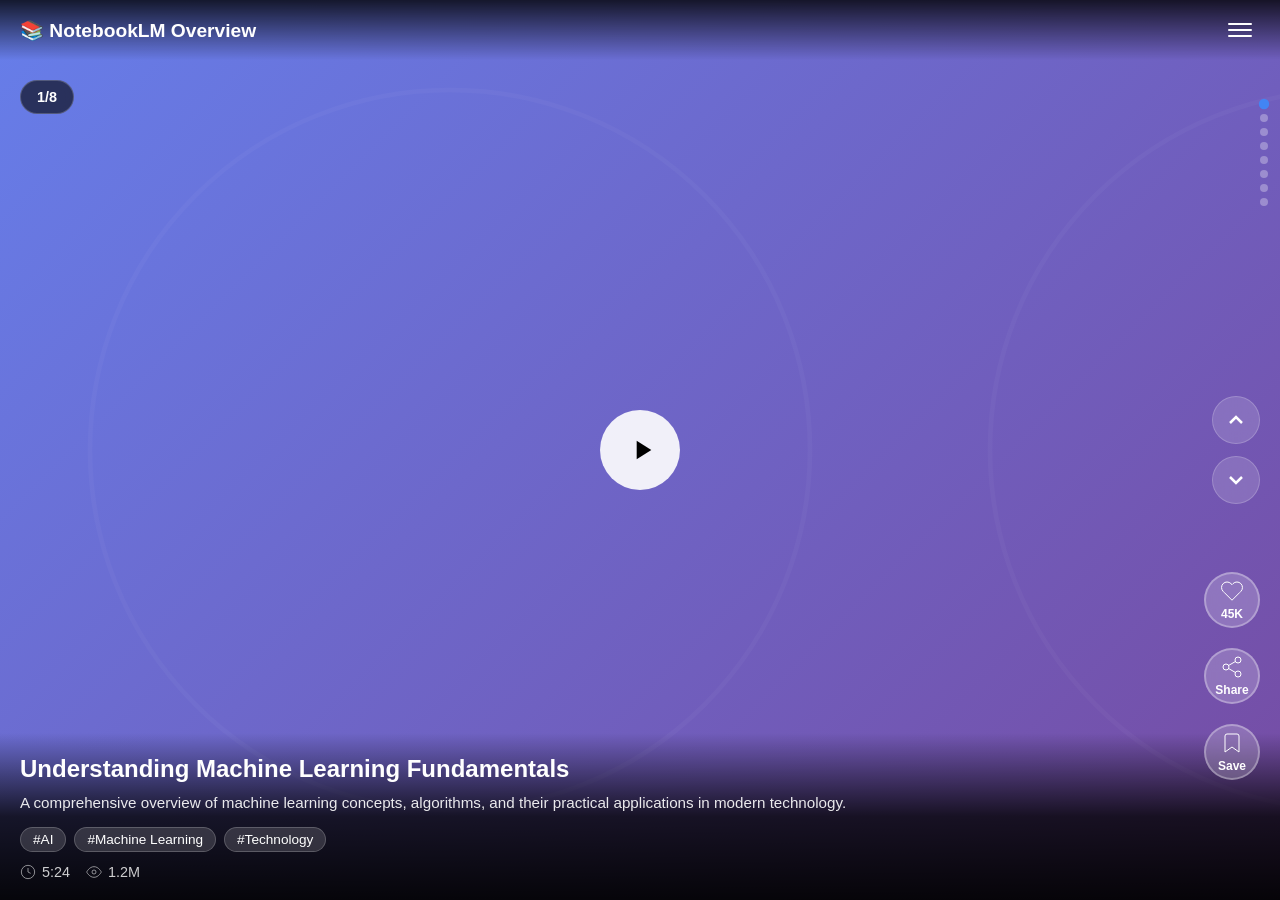
<file: index.html>
<!DOCTYPE html>
<html lang="en">
<head>
    <meta charset="UTF-8">
    <meta name="viewport" content="width=device-width, initial-scale=1.0, maximum-scale=1.0, user-scalable=no">
    <title>NotebookLM Video Overview - PhonetiCore Enterprise</title>
    <link rel="stylesheet" href="styles.css">
</head>
<body>
    <div class="app-container">
        <!-- Header -->
        <header class="app-header">
            <div class="logo">
                <h1>📚 NotebookLM Overview</h1>
            </div>
            <button class="menu-btn" aria-label="Menu">
                <span></span>
                <span></span>
                <span></span>
            </button>
        </header>

        <!-- Main video feed container -->
        <div class="video-feed" id="videoFeed">
            <!-- Video cards will be dynamically inserted here -->
        </div>

        <!-- Navigation controls -->
        <div class="nav-controls">
            <button class="nav-btn nav-up" id="navUp" aria-label="Previous video">
                <svg width="24" height="24" viewBox="0 0 24 24" fill="none" stroke="currentColor">
                    <polyline points="18 15 12 9 6 15"></polyline>
                </svg>
            </button>
            <button class="nav-btn nav-down" id="navDown" aria-label="Next video">
                <svg width="24" height="24" viewBox="0 0 24 24" fill="none" stroke="currentColor">
                    <polyline points="6 9 12 15 18 9"></polyline>
                </svg>
            </button>
        </div>

        <!-- Video progress indicator -->
        <div class="progress-indicator" id="progressIndicator"></div>
    </div>

    <script src="script.js"></script>
</body>
</html>
</file>
<file: styles.css>
* {
    margin: 0;
    padding: 0;
    box-sizing: border-box;
}

:root {
    --primary-color: #4285f4;
    --secondary-color: #34a853;
    --background-color: #000;
    --text-color: #fff;
    --overlay-color: rgba(0, 0, 0, 0.5);
    --card-background: rgba(20, 20, 20, 0.95);
}

body {
    font-family: -apple-system, BlinkMacSystemFont, 'Segoe UI', Roboto, Oxygen, Ubuntu, Cantarell, sans-serif;
    background-color: var(--background-color);
    color: var(--text-color);
    overflow: hidden;
    -webkit-font-smoothing: antialiased;
    -moz-osx-font-smoothing: grayscale;
}

.app-container {
    width: 100%;
    height: 100vh;
    position: relative;
    overflow: hidden;
}

/* Header */
.app-header {
    position: fixed;
    top: 0;
    left: 0;
    right: 0;
    height: 60px;
    background: linear-gradient(180deg, rgba(0,0,0,0.8) 0%, rgba(0,0,0,0) 100%);
    display: flex;
    justify-content: space-between;
    align-items: center;
    padding: 0 20px;
    z-index: 100;
}

.logo h1 {
    font-size: 1.2rem;
    font-weight: 600;
    display: flex;
    align-items: center;
    gap: 8px;
}

.menu-btn {
    background: none;
    border: none;
    cursor: pointer;
    padding: 8px;
    display: flex;
    flex-direction: column;
    gap: 4px;
}

.menu-btn span {
    width: 24px;
    height: 2px;
    background: var(--text-color);
    border-radius: 2px;
    transition: all 0.3s ease;
}

/* Video Feed */
.video-feed {
    width: 100%;
    height: 100vh;
    scroll-snap-type: y mandatory;
    overflow-y: scroll;
    scrollbar-width: none;
    -ms-overflow-style: none;
}

.video-feed::-webkit-scrollbar {
    display: none;
}

/* Video Card */
.video-card {
    width: 100%;
    height: 100vh;
    scroll-snap-align: start;
    position: relative;
    display: flex;
    align-items: center;
    justify-content: center;
    background: var(--background-color);
}

.video-placeholder {
    width: 100%;
    height: 100%;
    background: linear-gradient(135deg, #667eea 0%, #764ba2 100%);
    display: flex;
    align-items: center;
    justify-content: center;
    position: relative;
    overflow: hidden;
}

.video-placeholder::before {
    content: '';
    position: absolute;
    top: 0;
    left: 0;
    right: 0;
    bottom: 0;
    background: url('data:image/svg+xml,<svg xmlns="http://www.w3.org/2000/svg" viewBox="0 0 100 100"><circle cx="50" cy="50" r="40" fill="none" stroke="rgba(255,255,255,0.1)" stroke-width="0.5"/></svg>');
    opacity: 0.3;
    animation: rotate 20s linear infinite;
}

@keyframes rotate {
    from { transform: rotate(0deg); }
    to { transform: rotate(360deg); }
}

.video-placeholder:nth-child(2n) {
    background: linear-gradient(135deg, #f093fb 0%, #f5576c 100%);
}

.video-placeholder:nth-child(3n) {
    background: linear-gradient(135deg, #4facfe 0%, #00f2fe 100%);
}

.video-placeholder:nth-child(4n) {
    background: linear-gradient(135deg, #43e97b 0%, #38f9d7 100%);
}

.video-placeholder:nth-child(5n) {
    background: linear-gradient(135deg, #fa709a 0%, #fee140 100%);
}

/* Video Content Overlay */
.video-content {
    position: absolute;
    bottom: 0;
    left: 0;
    right: 0;
    padding: 20px;
    background: linear-gradient(180deg, transparent 0%, rgba(0,0,0,0.8) 50%, rgba(0,0,0,0.95) 100%);
    z-index: 10;
}

.video-title {
    font-size: 1.5rem;
    font-weight: 700;
    margin-bottom: 8px;
    line-height: 1.3;
}

.video-description {
    font-size: 0.95rem;
    line-height: 1.5;
    opacity: 0.9;
    margin-bottom: 12px;
}

.video-tags {
    display: flex;
    flex-wrap: wrap;
    gap: 8px;
    margin-bottom: 12px;
}

.tag {
    padding: 4px 12px;
    background: rgba(255, 255, 255, 0.15);
    backdrop-filter: blur(10px);
    border-radius: 20px;
    font-size: 0.85rem;
    border: 1px solid rgba(255, 255, 255, 0.2);
}

.video-meta {
    display: flex;
    gap: 16px;
    font-size: 0.9rem;
    opacity: 0.8;
}

.meta-item {
    display: flex;
    align-items: center;
    gap: 6px;
}

/* Action Buttons */
.action-buttons {
    position: absolute;
    right: 20px;
    bottom: 120px;
    display: flex;
    flex-direction: column;
    gap: 20px;
    z-index: 20;
}

.action-btn {
    width: 56px;
    height: 56px;
    border-radius: 50%;
    background: rgba(255, 255, 255, 0.2);
    backdrop-filter: blur(10px);
    border: 2px solid rgba(255, 255, 255, 0.3);
    cursor: pointer;
    display: flex;
    align-items: center;
    justify-content: center;
    flex-direction: column;
    gap: 4px;
    transition: all 0.3s ease;
    color: var(--text-color);
}

.action-btn:hover {
    background: rgba(255, 255, 255, 0.3);
    transform: scale(1.1);
}

.action-btn svg {
    width: 24px;
    height: 24px;
}

.action-count {
    font-size: 0.75rem;
    font-weight: 600;
}

/* Play Button */
.play-button {
    position: absolute;
    top: 50%;
    left: 50%;
    transform: translate(-50%, -50%);
    width: 80px;
    height: 80px;
    background: rgba(255, 255, 255, 0.9);
    border-radius: 50%;
    display: flex;
    align-items: center;
    justify-content: center;
    cursor: pointer;
    transition: all 0.3s ease;
    z-index: 15;
}

.play-button:hover {
    transform: translate(-50%, -50%) scale(1.1);
}

.play-button svg {
    width: 32px;
    height: 32px;
    fill: #000;
    margin-left: 4px;
}

/* Navigation Controls */
.nav-controls {
    position: fixed;
    right: 20px;
    top: 50%;
    transform: translateY(-50%);
    display: flex;
    flex-direction: column;
    gap: 12px;
    z-index: 50;
}

.nav-btn {
    width: 48px;
    height: 48px;
    background: rgba(255, 255, 255, 0.15);
    backdrop-filter: blur(10px);
    border: 1px solid rgba(255, 255, 255, 0.2);
    border-radius: 50%;
    cursor: pointer;
    display: flex;
    align-items: center;
    justify-content: center;
    transition: all 0.3s ease;
    color: var(--text-color);
}

.nav-btn:hover {
    background: rgba(255, 255, 255, 0.25);
    transform: scale(1.1);
}

.nav-btn svg {
    stroke-width: 2.5;
}

/* Progress Indicator */
.progress-indicator {
    position: fixed;
    right: 12px;
    top: 100px;
    display: flex;
    flex-direction: column;
    gap: 6px;
    z-index: 50;
}

.progress-dot {
    width: 8px;
    height: 8px;
    background: rgba(255, 255, 255, 0.3);
    border-radius: 50%;
    transition: all 0.3s ease;
}

.progress-dot.active {
    background: var(--primary-color);
    transform: scale(1.3);
}

/* Video Number Badge */
.video-number {
    position: absolute;
    top: 80px;
    left: 20px;
    background: rgba(0, 0, 0, 0.6);
    backdrop-filter: blur(10px);
    padding: 8px 16px;
    border-radius: 20px;
    font-size: 0.9rem;
    font-weight: 600;
    border: 1px solid rgba(255, 255, 255, 0.2);
    z-index: 15;
}

/* Responsive Design */
@media (max-width: 768px) {
    .app-header {
        height: 50px;
        padding: 0 16px;
    }

    .logo h1 {
        font-size: 1rem;
    }

    .video-content {
        padding: 16px;
    }

    .video-title {
        font-size: 1.2rem;
    }

    .video-description {
        font-size: 0.85rem;
    }

    .action-buttons {
        right: 12px;
        bottom: 100px;
        gap: 16px;
    }

    .action-btn {
        width: 48px;
        height: 48px;
    }

    .nav-controls {
        display: none;
    }

    .video-number {
        top: 60px;
        left: 16px;
        padding: 6px 12px;
        font-size: 0.8rem;
    }
}

/* Loading Animation */
@keyframes fadeInUp {
    from {
        opacity: 0;
        transform: translateY(30px);
    }
    to {
        opacity: 1;
        transform: translateY(0);
    }
}

.video-card {
    animation: fadeInUp 0.5s ease-out;
}

/* Smooth scrolling */
html {
    scroll-behavior: smooth;
}
</file>
